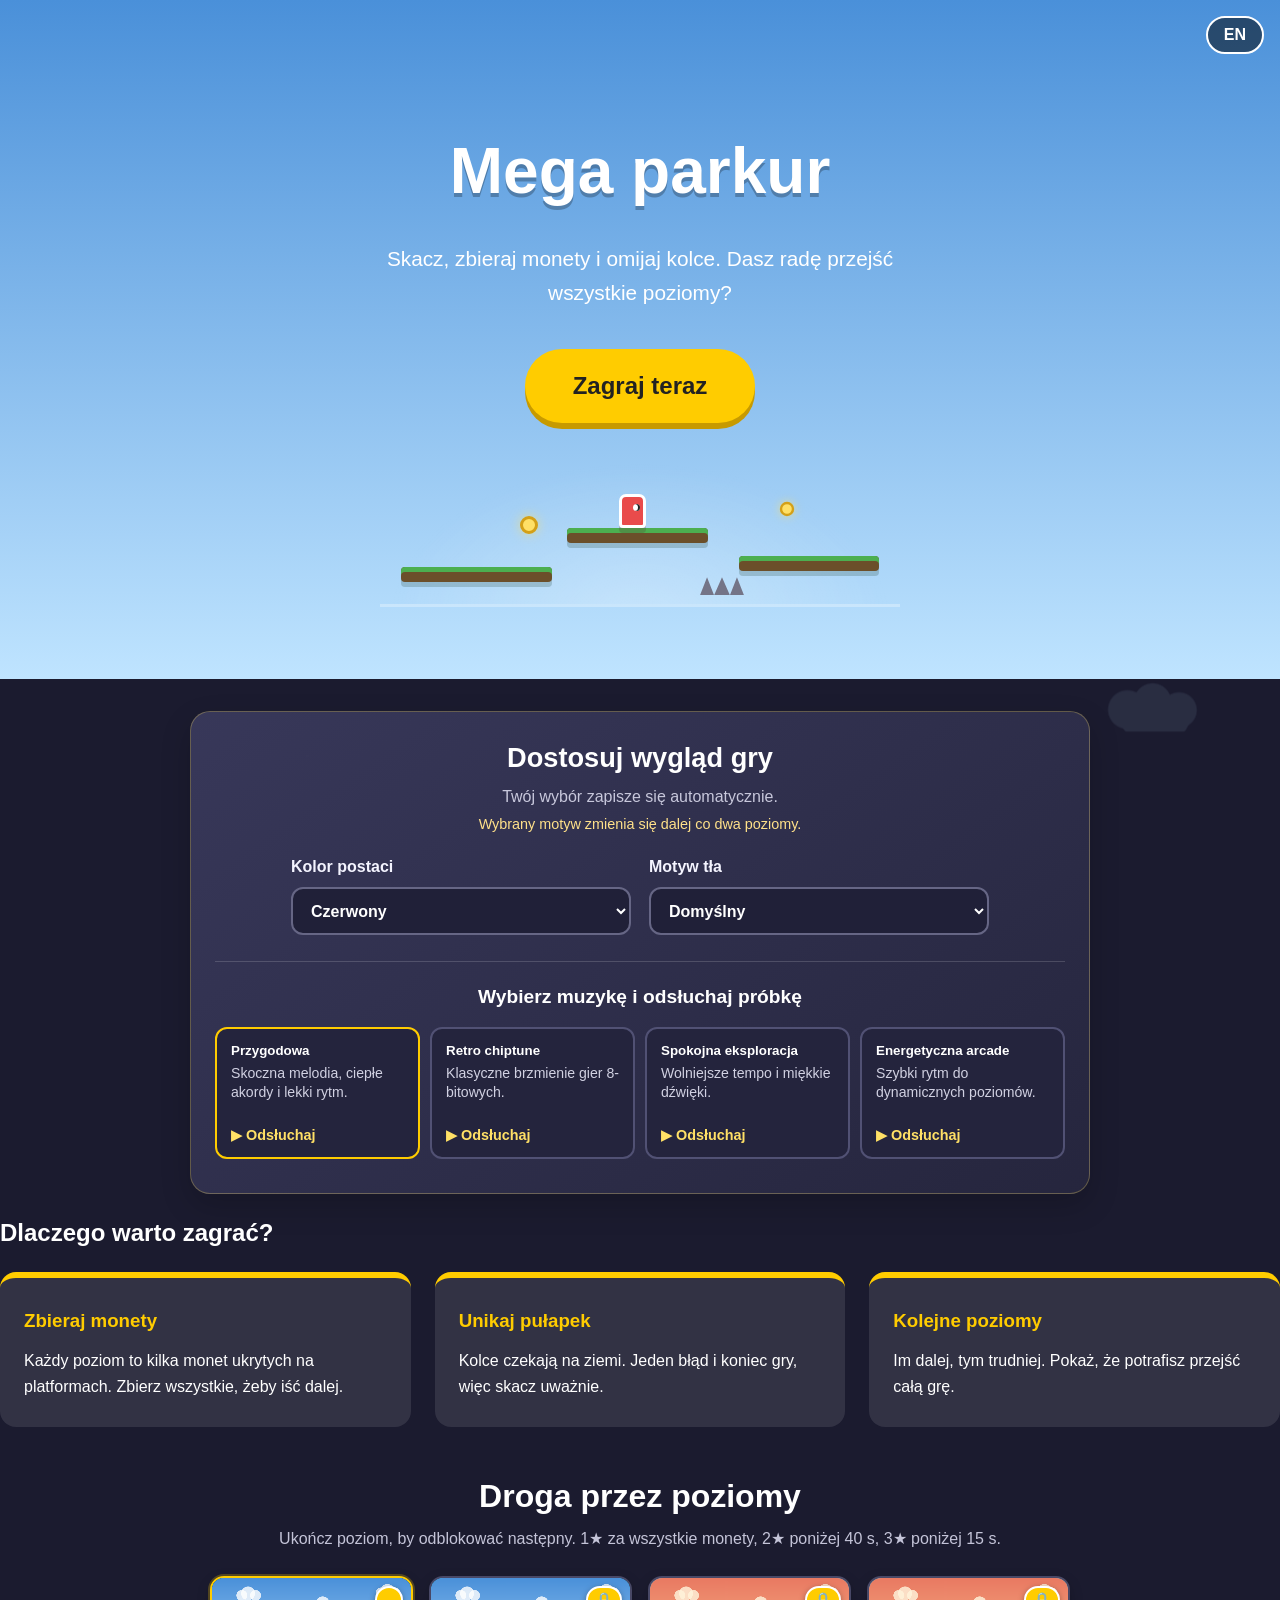
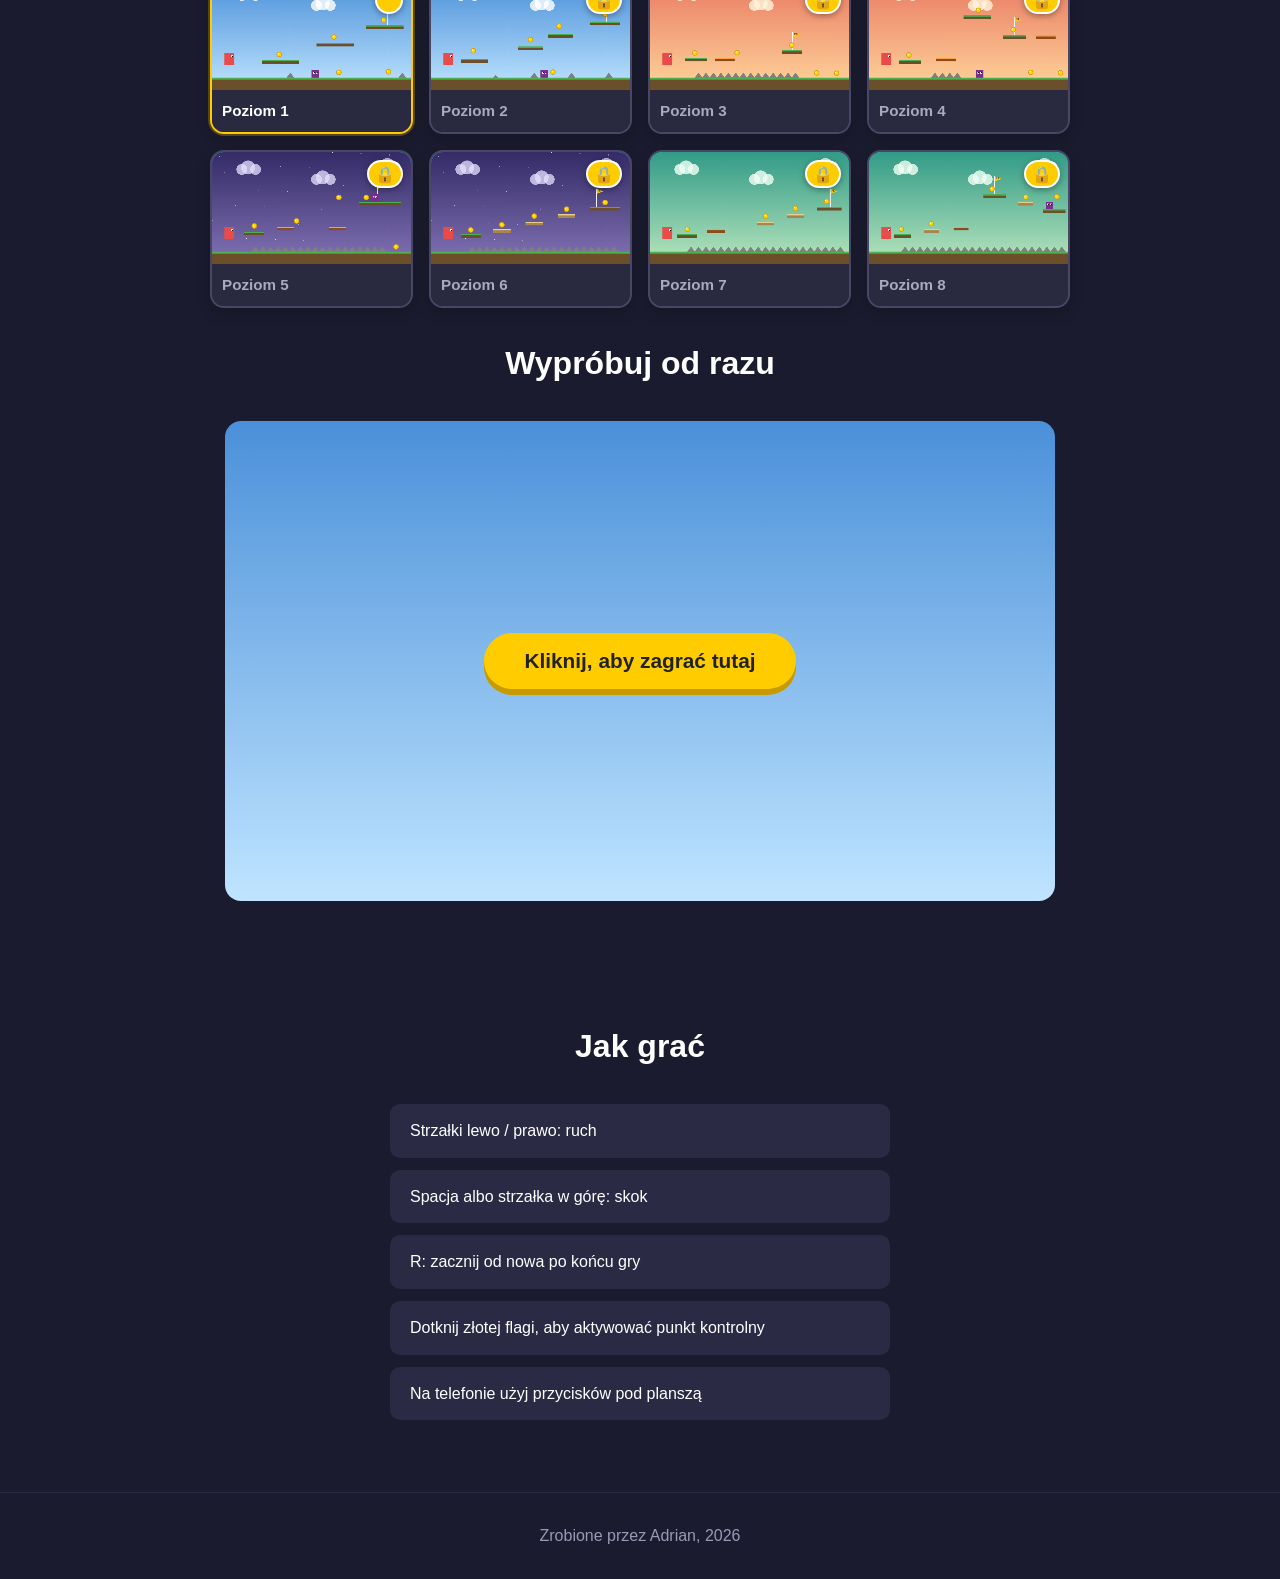
<file: index.html>
<!DOCTYPE html>
<!-- Ustawia język dokumentu na polski; skrypt może go później zmienić. -->
<html lang="pl">
<head>
  <!-- Ustawia kodowanie znaków, poprawne wyświetlanie polskich liter. -->
  <meta charset="UTF-8">
  <!-- Dopasowuje szerokość strony do ekranu telefonu lub komputera. -->
  <meta name="viewport" content="width=device-width, initial-scale=1.0">
  <!-- Ustawia nazwę „Mega parkur” widoczną na karcie przeglądarki. -->
  <title>Mega parkur</title>
  <!-- Ustawia własną ikonę platformówki na karcie przeglądarki. -->
  <link rel="icon" type="image/svg+xml" href="favicon.svg">
  <!-- Wczytuje wygląd strony głównej z osobnego pliku CSS. -->
  <link rel="stylesheet" href="landing.css">
</head>
<body>

  <!-- Przełącza teksty strony między polskim i angielskim. -->
  <button id="lang-button" class="lang-button">EN</button>

  <!-- Główna sekcja powitalna z tytułem i odnośnikiem do gry. -->
  <header class="hero">
    <h1>Mega parkur</h1>     
    <p class="tagline" data-i18n="heroTagline">Skacz, zbieraj monety i omijaj kolce. Dasz radę przejść wszystkie poziomy?</p>
    <a class="play-button" href="game.html?level=1" data-i18n="playButton">Zagraj teraz</a>
    <div class="hero-scene" aria-hidden="true"> <!-- pokazuje ozdobną scenę z elementami gry bez dodawania treści czytnikom ekranu. -->
      <span class="scene-platform scene-platform-one"></span> <!-- lewa platforma rozpoczyna ilustrację parkuru. -->
      <span class="scene-platform scene-platform-two"></span> <!-- środkowa wyższa platforma buduje efekt skakania. -->
      <span class="scene-platform scene-platform-three"></span> <!-- prawa platforma domyka drogę przez ilustrację. -->
      <span class="scene-player"></span> <!-- czerwony bohater nawiązuje do postaci z gry. -->
      <span class="scene-coin scene-coin-one"></span> <!-- pierwsza złota moneta na trasie. -->
      <span class="scene-coin scene-coin-two"></span> <!-- druga moneta podkreśla zbieranie skarbów. -->
      <span class="scene-spikes"></span> <!-- kolce przypominają o przeszkodach w poziomach. -->
    </div> <!-- kończy dekoracyjną ilustrację w nagłówku. -->
  </header>

  <section class="appearance-settings" aria-labelledby="appearance-title"> <!-- pozwala wybrać wygląd postaci i tła przed rozpoczęciem gry. -->
    <h2 id="appearance-title" data-i18n="appearanceTitle">Dostosuj wygląd gry</h2> <!-- nazywa opcje wyglądu dostępne dla gracza. -->
    <p data-i18n="appearanceHint">Twój wybór zapisze się automatycznie.</p> <!-- informuje, że ustawienia pozostaną po odświeżeniu strony. -->
    <p class="appearance-theme-hint" data-i18n="themeHint">Wybrany motyw zmienia się dalej co dwa poziomy.</p> <!-- wyjaśnia, jak własny wybór łączy się ze zmianą tła w grze. -->
    <div class="appearance-options"> <!-- układa wybór koloru i motywu w dwóch czytelnych polach. -->
      <label class="appearance-field" for="player-color"> <!-- łączy opis koloru z listą wyboru postaci. -->
        <span data-i18n="playerColorLabel">Kolor postaci</span> <!-- opisuje pierwszą opcję wyglądu. -->
        <select id="player-color"> <!-- zawiera dostępne kolory bohatera. -->
          <option value="#e94b4b" data-i18n="colorRed">Czerwony</option> <!-- wybiera domyślny czerwony kolor postaci. -->
          <option value="#3988e8" data-i18n="colorBlue">Niebieski</option> <!-- oferuje niebieski kolor postaci. -->
          <option value="#38a86b" data-i18n="colorGreen">Zielony</option> <!-- oferuje zielony kolor postaci. -->
          <option value="#a65be0" data-i18n="colorPurple">Fioletowy</option> <!-- oferuje fioletowy kolor postaci. -->
          <option value="#f08a32" data-i18n="colorOrange">Pomarańczowy</option> <!-- oferuje pomarańczowy kolor postaci. -->
        </select> <!-- kończy listę wyboru koloru bohatera. -->
      </label> <!-- kończy pole wyboru koloru postaci. -->
      <label class="appearance-field" for="background-theme"> <!-- łączy opis motywu z listą wyboru tła. -->
        <span data-i18n="backgroundLabel">Motyw tła</span> <!-- opisuje drugą opcję wyglądu. -->
        <select id="background-theme"> <!-- zawiera dostępne motywy tła dla poziomów. -->
          <option value="0" data-i18n="themeDefault">Domyślny</option> <!-- rozpoczyna rotację od klasycznego niebieskiego nieba. -->
          <option value="1" data-i18n="themeSunset">Zachód słońca</option> <!-- rozpoczyna rotację od ciepłego pomarańczowego nieba. -->
          <option value="2" data-i18n="themeNight">Noc</option> <!-- rozpoczyna rotację od nocnego nieba z gwiazdami. -->
          <option value="3" data-i18n="themeForest">Las</option> <!-- rozpoczyna rotację od zielonego motywu. -->
        </select> <!-- kończy listę wyboru motywu tła. -->
      </label> <!-- kończy pole wyboru motywu tła. -->
    </div> <!-- kończy układ opcji wyglądu gry. -->
    <div class="music-preview" aria-labelledby="music-preview-title"> <!-- pozwala odsłuchać autorskie warianty muzyki przed wyborem podkładu. -->
      <h3 id="music-preview-title" data-i18n="musicPreviewTitle">Wybierz muzykę i odsłuchaj próbkę</h3> <!-- wyjaśnia, że kafelki odtwarzają krótkie próbki. -->
      <div class="music-preview-options" role="group" aria-labelledby="music-preview-title"> <!-- grupuje cztery próbki do porównania. -->
        <button class="music-preview-option" type="button" data-music-style="adventure" aria-pressed="false"> <!-- wybiera i odtwarza przygodowy podkład. -->
          <span class="music-preview-name" data-i18n="musicAdventure">Przygodowa</span> <!-- nazywa melodyczny podkład do parkuru. -->
          <span class="music-preview-description" data-i18n="musicAdventureHint">Skoczna melodia, ciepłe akordy i lekki rytm.</span> <!-- opisuje charakter próbki przygodowej. -->
          <span class="music-preview-action" data-i18n="musicListen">▶ Odsłuchaj</span> <!-- pokazuje, że kliknięcie odtwarza próbkę. -->
        </button> <!-- kończy kafelek muzyki przygodowej. -->
        <button class="music-preview-option" type="button" data-music-style="retro" aria-pressed="false"> <!-- wybiera i odtwarza retro chiptune. -->
          <span class="music-preview-name" data-i18n="musicRetro">Retro chiptune</span> <!-- nazywa pikselowy wariant muzyki. -->
          <span class="music-preview-description" data-i18n="musicRetroHint">Klasyczne brzmienie gier 8-bitowych.</span> <!-- opisuje charakter próbki retro. -->
          <span class="music-preview-action" data-i18n="musicListen">▶ Odsłuchaj</span> <!-- pokazuje, że kliknięcie odtwarza próbkę. -->
        </button> <!-- kończy kafelek muzyki retro. -->
        <button class="music-preview-option" type="button" data-music-style="chill" aria-pressed="false"> <!-- wybiera i odtwarza spokojny wariant. -->
          <span class="music-preview-name" data-i18n="musicChill">Spokojna eksploracja</span> <!-- nazywa łagodny podkład. -->
          <span class="music-preview-description" data-i18n="musicChillHint">Wolniejsze tempo i miękkie dźwięki.</span> <!-- opisuje charakter spokojnej próbki. -->
          <span class="music-preview-action" data-i18n="musicListen">▶ Odsłuchaj</span> <!-- pokazuje, że kliknięcie odtwarza próbkę. -->
        </button> <!-- kończy kafelek spokojnej muzyki. -->
        <button class="music-preview-option" type="button" data-music-style="arcade" aria-pressed="false"> <!-- wybiera i odtwarza szybki wariant arcade. -->
          <span class="music-preview-name" data-i18n="musicArcade">Energetyczna arcade</span> <!-- nazywa najszybszy wariant muzyki. -->
          <span class="music-preview-description" data-i18n="musicArcadeHint">Szybki rytm do dynamicznych poziomów.</span> <!-- opisuje charakter próbki arcade. -->
          <span class="music-preview-action" data-i18n="musicListen">▶ Odsłuchaj</span> <!-- pokazuje, że kliknięcie odtwarza próbkę. -->
        </button> <!-- kończy kafelek muzyki arcade. -->
      </div> <!-- kończy zestaw próbek muzycznych. -->
      <p id="music-preview-status" class="music-preview-status" aria-live="polite"></p> <!-- pokazuje informacje o obsłudze odsłuchu dla czytników ekranu. -->
    </div> <!-- kończy panel odsłuchu muzyki. -->
  </section> <!-- kończy ustawienia wyglądu gry na stronie głównej. -->

  <!-- Karty przedstawiające najważniejsze elementy gry. -->
  <section class="features">
    <h2 data-i18n="featuresTitle">Dlaczego warto zagrać?</h2>
    <div class="cards">
      <div class="card">
        <h3 data-i18n="card1Title">Zbieraj monety</h3>
        <p data-i18n="card1Text">Każdy poziom to kilka monet ukrytych na platformach. Zbierz wszystkie, żeby iść dalej.</p>
      </div>
      <div class="card">
        <h3 data-i18n="card2Title">Unikaj pułapek</h3>
        <p data-i18n="card2Text">Kolce czekają na ziemi. Jeden błąd i koniec gry, więc skacz uważnie.</p>
      </div>
      <div class="card">
        <h3 data-i18n="card3Title">Kolejne poziomy</h3>
        <p data-i18n="card3Text">Im dalej, tym trudniej. Pokaż, że potrafisz przejść całą grę.</p>
      </div>
    </div>
  </section>
  <!-- Mapa pokazuje miniatury, status i wybór dostępnych poziomów. -->
  <section class="level-map" aria-labelledby="level-map-title">
    <h2 id="level-map-title" data-i18n="levelMapTitle">Droga przez poziomy</h2>
    <p class="level-map-hint" data-i18n="levelMapHint">Ukończ poziom, by odblokować następny. 1★ za wszystkie monety, 2★ poniżej 40 s, 3★ poniżej 15 s.</p>
    <div class="level-path" id="level-path" aria-label="Poziomy gry"></div>
  </section>
  <!-- Podgląd pozwala uruchomić wybrany poziom bez opuszczania strony. -->
  <section class="preview">
    <h2 data-i18n="previewTitle">Wypróbuj od razu</h2>
    <div class="preview-frame" id="preview-frame">
      <button class="preview-start" id="preview-start" data-i18n="previewStart">Kliknij, aby zagrać tutaj</button>
    </div>
  </section>
  <!-- Lista sterowania widoczna także dla osób przed rozpoczęciem gry. -->
  <section class="controls">
    <h2 data-i18n="controlsTitle">Jak grać</h2>
    <ul>
      <li data-i18n="control1">Strzałki lewo / prawo: ruch</li>
      <li data-i18n="control2">Spacja albo strzałka w górę: skok</li>
      <li data-i18n="control3">R: zacznij od nowa po końcu gry</li>
      <li data-i18n="control4">Dotknij złotej flagi, aby aktywować punkt kontrolny</li> <!-- objaśnia, jak włączyć checkpoint w trakcie poziomu. -->
      <li data-i18n="control5">Na telefonie użyj przycisków pod planszą</li> <!-- informuje o ekranowym sterowaniu dostępnym w grze na telefonie. -->
    </ul>
  </section>

  <!-- Stopka strony z informacją o autorze. -->
  <footer>
    <p data-i18n="footerText">Zrobione przez Adrian, 2026</p>
  </footer>

  <!-- Obsługa tłumaczeń, mapy poziomów i podglądu gry. -->
  <script src="music.js"></script> <!-- udostępnia wspólne motywy do próbek i właściwej gry. -->
  <script src="landing.js"></script>
</body>
</html>
</file>
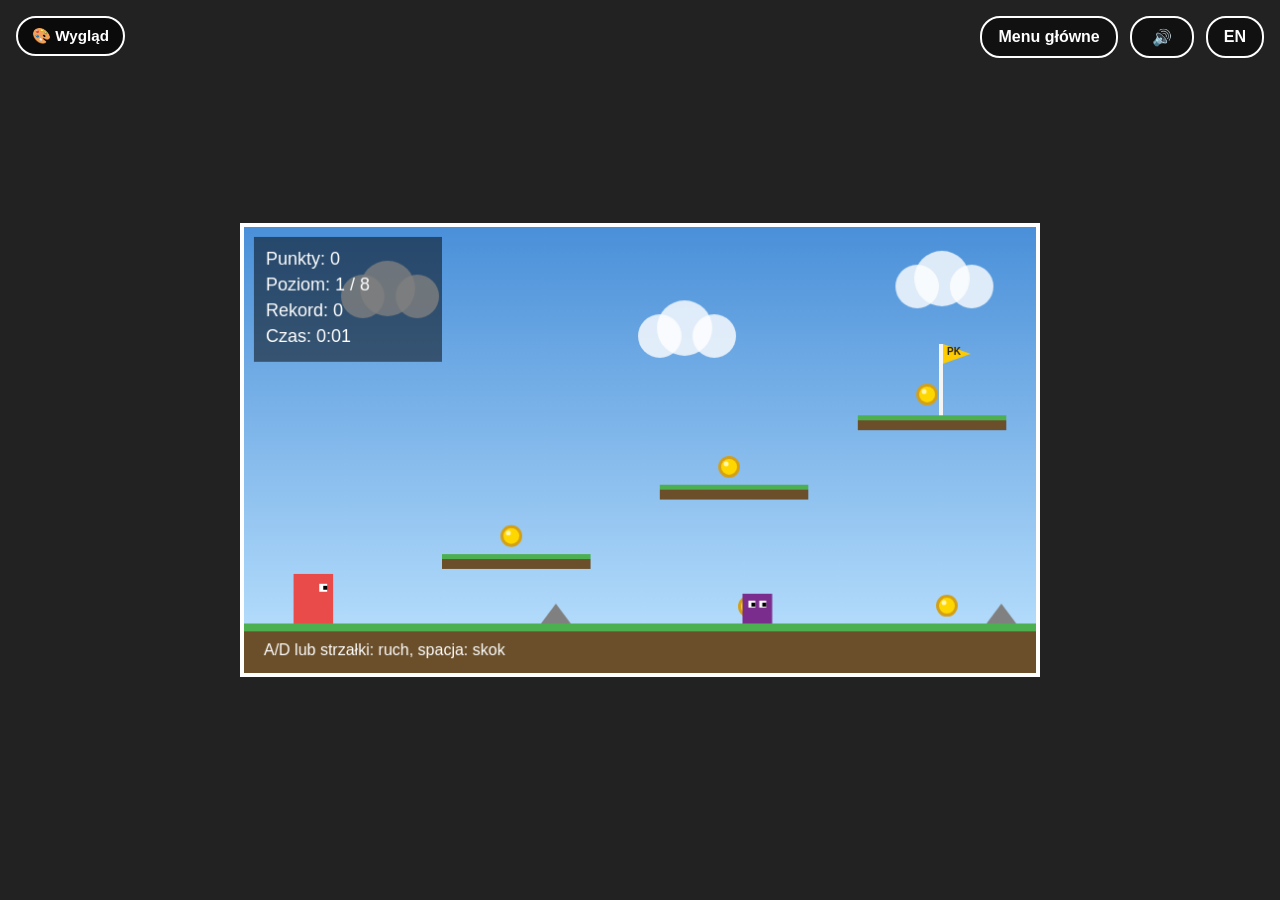
<file: game.html>
<!DOCTYPE html>
<!-- Strona gry; domyślny język to polski. -->
<html lang="pl">
<head>
  <!-- Kodowanie obsługujące polskie znaki. -->
  <meta charset="UTF-8">
  <meta name="viewport" content="width=device-width, initial-scale=1.0"> <!-- dopasowuje stronę gry do szerokości i skali telefonu. -->
  <!-- Ustawia nazwę „Mega parkur” widoczną na karcie przeglądarki. -->
  <title>Mega parkur</title>
  <!-- Ustawia własną ikonę platformówki na karcie przeglądarki. -->
  <link rel="icon" type="image/svg+xml" href="favicon.svg">
  <!-- Style widoku gry oraz miniatur poziomów. -->
  <link rel="stylesheet" href="style.css">
</head>
<body>
  <!-- Udostępnia zmianę wyglądu postaci i tła także podczas gry. -->
  <details id="game-appearance" class="game-appearance">
    <!-- Otwiera panel zmiany wyglądu bez zasłaniania gry, kiedy jest zamknięty. -->
    <summary id="game-appearance-toggle">🎨 Wygląd</summary>
    <!-- Grupuje wybór koloru postaci i motywu tła w małym panelu. -->
    <div class="game-appearance-panel">
      <!-- Łączy podpis z listą kolorów używaną także w menu głównym. -->
      <label for="game-player-color"><span id="game-player-color-label">Kolor postaci</span>
        <!-- Zawiera tę samą paletę kolorów, która jest zapisana w ustawieniach gry. -->
        <select id="game-player-color">
          <option value="#e94b4b">Czerwony</option>
          <option value="#3988e8">Niebieski</option>
          <option value="#38a86b">Zielony</option>
          <option value="#a65be0">Fioletowy</option>
          <option value="#f08a32">Pomarańczowy</option>
        </select>
      </label>
      <!-- Łączy podpis z listą motywów tła dostępnych w grze. -->
      <label for="game-background-theme"><span id="game-background-label">Motyw tła</span>
        <!-- Zawiera te same motywy, które można wybrać na stronie głównej. -->
        <select id="game-background-theme">
          <option value="0">Domyślny</option>
          <option value="1">Zachód słońca</option>
          <option value="2">Noc</option>
          <option value="3">Las</option>
        </select>
      </label>
      <!-- Łączy wybór muzyki z podkładem odtwarzanym podczas rozgrywki. -->
      <label for="game-music-style"><span id="game-music-label">Muzyka</span>
        <!-- Udostępnia te same autorskie style, których próbki można odsłuchać w menu głównym. -->
        <select id="game-music-style">
          <option value="adventure">Przygodowa</option>
          <option value="retro">Retro chiptune</option>
          <option value="chill">Spokojna eksploracja</option>
          <option value="arcade">Energetyczna arcade</option>
        </select>
      </label>
    </div>
  </details>
  <!-- Grupuje menu, dźwięk i język w równym pasku sterującym. -->
  <nav class="game-toolbar" aria-label="Ustawienia gry">
    <!-- target="_top" sprawia, że menu działa również wewnątrz ramki podglądu. -->
    <a id="menu-button" class="menu-button" href="index.html" target="_top">Menu główne</a>
    <!-- Pozwala włączać lub wyciszać muzykę i efekty dźwiękowe gry. -->
    <button id="audio-button" class="audio-button" type="button" aria-label="Wycisz dźwięk">🔊</button>
    <!-- Przycisk zmieniający język napisów w grze. -->
    <button id="lang-button" class="lang-button">EN</button>
  </nav>
  <!-- Płótno 800 x 450 pikseli, na którym JavaScript rysuje grę. -->
  <canvas id="game" width="800" height="450"></canvas>
  <div class="touch-controls" aria-label="Sterowanie dotykowe"> <!-- grupuje przyciski przeznaczone do gry na ekranie dotykowym. -->
    <button id="touch-left" type="button" aria-label="Ruch w lewo">◀</button> <!-- przytrzymanie przesuwa postać w lewo. -->
    <button id="touch-right" type="button" aria-label="Ruch w prawo">▶</button> <!-- przytrzymanie przesuwa postać w prawo. -->
    <button id="touch-jump" type="button" aria-label="Skok">▲</button> <!-- przytrzymanie pozwala wykonywać skoki. -->
  </div> <!-- kończy grupę przycisków dotykowych. -->
  <section id="victory-screen" class="victory-screen" role="dialog" aria-modal="true" aria-labelledby="victory-title" hidden> <!-- pokazuje podsumowanie ukończonego poziomu i dalsze działania. -->
    <div class="victory-card"> <!-- grupuje gratulacje, końcowy wynik i przyciski dalszych działań. -->
      <div class="victory-medal" aria-hidden="true">★</div> <!-- wyróżnia wygraną dużą złotą gwiazdą. -->
      <h1 id="victory-title"></h1> <!-- tytuł wygranej jest uzupełniany w aktualnym języku. -->
      <p id="victory-message"></p> <!-- informuje, że wszystkie poziomy zostały ukończone. -->
      <p id="completion-time" class="completion-stat"></p> <!-- pokazuje czas przejścia właśnie ukończonego poziomu. -->
      <p id="completion-coins" class="completion-stat"></p> <!-- pokazuje zebrane monety w ukończonym poziomie. -->
      <p id="completion-stars" class="completion-stars"></p> <!-- pokazuje gwiazdki zdobyte za monety i szybkość. -->
      <p id="completion-level-score" class="victory-score"></p> <!-- pokazuje punkty zdobyte na ukończonym poziomie. -->
      <p id="victory-score" class="victory-score completion-total" hidden></p> <!-- pokazuje łączny wynik po ukończeniu ostatniego poziomu. -->
      <button id="replay-button" class="victory-button" type="button"></button> <!-- uruchamia następny poziom albo nową grę po finale. -->
      <a id="victory-menu-button" class="victory-menu-button" href="index.html" target="_top"></a> <!-- wraca do menu także wtedy, gdy gra działa w ramce podglądu. -->
    </div> <!-- kończy kartę podsumowania zwycięstwa. -->
  </section> <!-- kończy pełnoekranowe podsumowanie zwycięstwa. -->
  <!-- Wczytuje logikę gry po utworzeniu elementów strony. -->
  <script src="music.js"></script> <!-- udostępnia wspólne motywy muzyczne właściwej grze. -->
  <script src="game.js"></script>
</body>
</html>
</file>
<file: landing.css>
/* Ujednolica sposób liczenia szerokości elementów razem z marginesami i obramowaniem. */
* {
  box-sizing: border-box;
}

/* Główne kolory, krój pisma i odstępy tekstu całej strony. */
body {
  margin: 0;
  font-family: Arial, sans-serif;
  background: #1b1b2f;
  background-image: radial-gradient(circle at 12% 18%, rgba(255, 204, 0, 0.12) 0 6px, transparent 7px), radial-gradient(circle at 12% 18%, transparent 0 9px, rgba(255, 204, 0, 0.12) 10px 11px, transparent 12px), radial-gradient(circle at 88% 29%, rgba(255, 255, 255, 0.2) 0 1px, transparent 2px), radial-gradient(circle at 78% 72%, rgba(255, 255, 255, 0.18) 0 1px, transparent 2px), radial-gradient(circle at 24% 84%, rgba(255, 255, 255, 0.16) 0 1px, transparent 2px); /* dodaje ledwo widoczne monety i gwiazdki w tle strony. */
  background-attachment: fixed; /* utrzymuje ozdobne punkty nieruchomo podczas przewijania. */
  position: relative; /* tworzy kontekst dla dekoracyjnych chmurek umieszczonych pod treścią. */
  isolation: isolate; /* pozwala umieścić ozdoby za treścią bez chowania ich za tłem strony. */
  color: white;
  line-height: 1.6;
}

body::before, /* przypisuje pierwszą chmurkę do wirtualnego elementu przed treścią strony. */
body::after { /* przypisuje drugą chmurkę do wirtualnego elementu za treścią strony. */
  content: ""; /* generuje pusty element używany wyłącznie jako ozdoba. */
  position: fixed; /* pozostawia chmurki na miejscu podczas przewijania. */
  z-index: -1; /* umieszcza chmurki za wszystkimi elementami strony. */
  width: 150px; /* ustala szerokość chmurki. */
  height: 64px; /* ustala wysokość chmurki. */
  opacity: 0.09; /* sprawia, że ozdoba jest delikatna i nie konkuruje z tekstem. */
  pointer-events: none; /* nie pozwala ozdobie przechwytywać kliknięć ani dotyku. */
  background: radial-gradient(ellipse at 50% 78%, #bfe4ff 0 39%, transparent 41%), radial-gradient(circle at 27% 57%, #bfe4ff 0 20%, transparent 22%), radial-gradient(circle at 48% 42%, #bfe4ff 0 26%, transparent 28%), radial-gradient(circle at 70% 58%, #bfe4ff 0 19%, transparent 21%); /* łączy miękkie kształty w sylwetkę chmurki. */
} /* kończy wspólny wygląd chmurek dekoracyjnych. */

body::before { /* umieszcza pierwszą chmurkę przy lewej krawędzi strony. */
  top: 24vh; /* ustawia chmurkę w górnej części widoku. */
  left: max(12px, calc((100vw - 1180px) / 2)); /* utrzymuje chmurkę w widocznym obszarze dużego ekranu. */
} /* kończy pozycjonowanie pierwszej chmurki. */

body::after { /* umieszcza drugą chmurkę po przeciwnej stronie strony. */
  right: max(12px, calc((100vw - 1180px) / 2)); /* zachowuje symetryczny odstęp od prawej krawędzi. */
  bottom: 18vh; /* ustawia chmurkę w dolnej części widoku. */
  transform: scale(0.8); /* zmniejsza drugą chmurkę, aby dekoracje były zróżnicowane. */
} /* kończy pozycjonowanie drugiej chmurki. */

/* Duży nagłówek z tekstem i przyciskiem na niebieskim tle. */
.hero {
  position: relative; /* tworzy niezależny układ dla ilustracji umieszczonej pod przyciskiem startu. */
  overflow: hidden; /* przycina ozdobną scenę na krawędziach nagłówka. */
  text-align: center;
  padding: 120px 20px;
  background: linear-gradient(180deg, #4a90d9, #bfe4ff);
}

/* Grupuje ustawienia koloru bohatera i motywu tła w czytelnym panelu. */
.appearance-settings { /* wyróżnia personalizację między nagłówkiem a opisem gry. */
  width: min(calc(100% - 40px), 900px); /* ogranicza szerokość panelu i zostawia marginesy na małym ekranie. */
  margin: 32px auto 0; /* centruje panel i oddziela go od ilustracji nagłówka. */
  padding: 24px; /* dodaje odstęp wokół ustawień. */
  text-align: center; /* centruje nagłówek i opis panelu. */
  background: linear-gradient(145deg, rgba(57, 57, 91, 0.96), rgba(38, 38, 62, 0.96)); /* nadaje panelowi głębię, pasującą do strony. */
  border: 1px solid rgba(255, 224, 102, 0.28); /* delikatnie obrysowuje sekcję ustawień. */
  border-radius: 20px; /* dopasowuje kształt panelu do kart strony. */
  box-shadow: 0 12px 30px rgba(0, 0, 0, 0.18); /* oddziela panel od dekoracyjnego tła. */
} /* kończy główny panel ustawień wyglądu. */

.appearance-settings h2 { /* ustawia tytuł personalizacji. */
  margin: 0 0 4px; /* ogranicza odstęp tytułu od opisu. */
  font-size: 1.7rem; /* wyróżnia nagłówek sekcji ustawień. */
} /* kończy styl nagłówka ustawień. */

.appearance-settings > p { /* stylizuje krótkie opisy pod tytułem ustawień. */
  margin: 4px 0; /* zachowuje ciasne odstępy między wskazówkami. */
  color: #c8c8dc; /* utrzymuje czytelny, spokojny kontrast tekstu. */
} /* kończy styl opisów ustawień. */

.appearance-theme-hint { /* wyróżnia informację o rotacji motywów podczas gry. */
  margin-bottom: 18px !important; /* oddziela wskazówkę od list wyboru. */
  color: #ffe18a !important; /* dopasowuje wskazówkę do złotych akcentów interfejsu. */
  font-size: 0.9rem; /* pozostawia ją pomocniczą względem głównego opisu. */
} /* kończy wskazówkę o zmianie tła. */

.appearance-options { /* rozmieszcza dwa ustawienia obok siebie na dużym ekranie. */
  display: flex; /* ustawia pola wyboru w jednym rzędzie. */
  justify-content: center; /* centruje parę ustawień w panelu. */
  gap: 18px; /* oddziela wybór koloru od wyboru tła. */
} /* kończy układ pól personalizacji. */

.appearance-field { /* grupuje każdą etykietę z jej listą wyboru. */
  display: flex; /* układa opis nad kontrolką. */
  flex: 1; /* rozdziela dostępne miejsce równo między dwa pola. */
  flex-direction: column; /* umieszcza etykietę nad listą. */
  gap: 7px; /* oddziela etykietę od listy wyboru. */
  max-width: 340px; /* zapobiega nadmiernemu rozciąganiu kontrolek na dużym ekranie. */
  color: #f4f4ff; /* utrzymuje czytelność nazw opcji. */
  font-weight: bold; /* wyróżnia opis nad listą wyboru. */
  text-align: left; /* ułatwia szybkie odczytanie etykiety. */
} /* kończy grupowanie pojedynczej opcji wyglądu. */

.appearance-field select { /* ujednolica wygląd list wyboru dla myszy i dotyku. */
  width: 100%; /* dopasowuje listę do szerokości pola. */
  min-height: 48px; /* zapewnia wygodny cel dotykowy. */
  padding: 10px 14px; /* zachowuje odstęp tekstu od krawędzi kontrolki. */
  color: #fff; /* zapewnia czytelny tekst wybranej opcji. */
  font: bold 1rem Arial, sans-serif; /* dopasowuje tekst do reszty interfejsu. */
  background: #202038; /* odcina kontrolki od jaśniejszego panelu. */
  border: 2px solid #666685; /* wyznacza widoczną krawędź kontrolki. */
  border-radius: 12px; /* dopasowuje listę do zaokrąglonych elementów strony. */
  cursor: pointer; /* wskazuje, że ustawienie można zmienić. */
} /* kończy wygląd list wyboru. */

.appearance-field select:focus-visible { /* podkreśla aktywne pole dla klawiatury i dostępności. */
  outline: 3px solid #ffe066; /* pokazuje wyraźny fokus wokół listy. */
  outline-offset: 2px; /* oddziela obrys fokusu od kontrolki. */
} /* kończy styl fokusu list wyboru. */

/* Rozmieszcza próbki pod ustawieniami wyglądu, aby można je było porównać przed grą. */
.music-preview { /* oddziela wybór muzyki od kolorów postaci i tła. */
  margin-top: 26px; /* dodaje oddech pomiędzy wyglądem gry a próbkami. */
  padding-top: 20px; /* oddziela nagłówek muzyki od górnej krawędzi sekcji. */
  border-top: 1px solid rgba(255, 255, 255, 0.16); /* wizualnie grupuje ustawienia audio. */
} /* kończy sekcję próbek muzycznych. */

.music-preview h3 { /* nadaje nagłówkowi próbek czytelny, ale pomocniczy rozmiar. */
  margin: 0 0 14px; /* oddziela nagłówek od kafelków próbek. */
  font-size: 1.2rem; /* wyróżnia wybór muzyki bez rywalizacji z nagłówkiem całej sekcji. */
} /* kończy nagłówek próbek. */

.music-preview-options { /* układa cztery niezależne warianty do odsłuchania. */
  display: grid; /* tworzy siatkę, która dopasowuje liczbę kolumn do ekranu. */
  grid-template-columns: repeat(auto-fit, minmax(150px, 1fr)); /* pokazuje tyle próbek w rzędzie, ile mieści się w panelu. */
  gap: 10px; /* utrzymuje odstęp między klikalnymi próbkami. */
} /* kończy siatkę próbek muzycznych. */

.music-preview-option { /* tworzy czytelny, klikalny kafelek dla każdego stylu. */
  display: flex; /* układa nazwę, opis i akcję w osobnych wierszach. */
  flex-direction: column; /* ustawia treści jedna pod drugą. */
  align-items: flex-start; /* wyrównuje opisy do lewej krawędzi. */
  gap: 6px; /* oddziela nazwę, opis i informację o odsłuchu. */
  min-height: 132px; /* utrzymuje równą wysokość wszystkich próbek. */
  padding: 14px; /* tworzy wygodny obszar dotyku. */
  color: #fff; /* zapewnia kontrast tekstu na ciemnym kafelku. */
  text-align: left; /* ułatwia szybkie skanowanie opisów. */
  background: #24243d; /* odróżnia próbki od tła panelu. */
  border: 2px solid #515174; /* wyznacza krawędź kafelka. */
  border-radius: 12px; /* dopasowuje kształt do pozostałych kart. */
  cursor: pointer; /* wskazuje, że kafelek odtwarza i wybiera muzykę. */
  transition: border-color 0.18s ease, background-color 0.18s ease, transform 0.18s ease; /* daje delikatną informację zwrotną. */
} /* kończy wygląd kafelków muzycznych. */

.music-preview-option:hover { /* podkreśla kafelek znajdujący się pod kursorem. */
  background: #30304d; /* rozjaśnia tło po najechaniu. */
  transform: translateY(-2px); /* subtelnie unosi aktywny kafelek. */
} /* kończy efekt najechania. */

.music-preview-option.selected { /* oznacza muzykę zapisaną jako wybrany podkład gry. */
  border-color: #ffcc00; /* wyróżnia aktualnie wybrany styl złotą ramką. */
} /* kończy zaznaczenie wybranego podkładu. */

.music-preview-name { /* wyróżnia nazwę stylu na kafelku. */
  font-weight: bold; /* pomaga odróżnić tytuł od opisu. */
} /* kończy styl nazwy muzyki. */

.music-preview-description { /* utrzymuje krótki opis czytelny pod nazwą. */
  flex: 1; /* wyrównuje akcje odsłuchu do dołu kafelków. */
  color: #d1d1e2; /* pokazuje opis spokojniejszym kolorem. */
  font-size: 0.88rem; /* mieści opisy w wąskich kolumnach. */
  line-height: 1.4; /* zachowuje wygodną wysokość wiersza. */
} /* kończy styl opisu próbki. */

.music-preview-action { /* podkreśla akcję odsłuchu w każdym kafelku. */
  color: #ffe066; /* stosuje złoty kolor spójny z zaznaczeniem poziomów. */
  font-size: 0.9rem; /* zachowuje akcję pomocniczą względem tytułu. */
  font-weight: bold; /* wyróżnia odtwarzanie próbki. */
} /* kończy styl akcji odsłuchu. */

.music-preview-status { /* rezerwuje miejsce na dostępny dla czytnika komunikat audio. */
  margin: 10px 0 0; /* oddziela komunikat od kafelków próbek. */
  color: #ffe18a; /* utrzymuje widoczność informacji o obsłudze dźwięku. */
  font-size: 0.9rem; /* zachowuje pomocniczy charakter komunikatu. */
} /* kończy styl komunikatu próbek. */

.music-preview-option:focus-visible { /* pokazuje wyraźny fokus przy sterowaniu klawiaturą. */
  outline: 3px solid #fff; /* obrysowuje aktywny kafelek. */
  outline-offset: 2px; /* oddziela obrys od krawędzi kafelka. */
} /* kończy styl fokusu próbek. */

/* Rysuje mały podgląd kolorowych elementów gry pod przyciskiem startu. */
.hero-scene { /* wyznacza obszar ilustracji, aby elementy pozostały w jednej scenie. */
  position: relative; /* pozwala ustawiać platformy, postać i monety względem sceny. */
  width: min(100%, 520px); /* ogranicza szerokość ilustracji, ale dopasowuje ją do telefonu. */
  height: 150px; /* rezerwuje miejsce na trzy poziomy platform i unoszącą się postać. */
  margin: 34px auto -48px; /* centruje ilustrację i ogranicza pustą przestrzeń pod nagłówkiem. */
  border-bottom: 3px solid rgba(255, 255, 255, 0.3); /* podkreśla dolną krawędź planszy. */
  background: radial-gradient(ellipse at 50% 110%, rgba(255, 255, 255, 0.26), transparent 68%); /* dodaje miękką poświatę za elementami ilustracji. */
} /* kończy obszar sceny dekoracyjnej. */

/* Rysuje brązowe platformy z zieloną trawą na górnej krawędzi. */
.scene-platform { /* wspólny kształt platform widocznych w ilustracji. */
  position: absolute; /* umieszcza platformę w wybranym miejscu sceny. */
  height: 15px; /* nadaje platformie proporcje podobne do tych w grze. */
  border-radius: 4px; /* łagodzi narożniki pikselowych platform. */
  background: #6b4f2a; /* koloruje korpus platformy na brązowo. */
  box-shadow: inset 0 5px 0 #4caf50, 0 5px 0 rgba(32, 70, 58, 0.22); /* dodaje zieloną trawę i lekki cień. */
} /* kończy wspólny wygląd platform w ilustracji. */

.scene-platform-one { /* pozycjonuje pierwszą platformę po lewej stronie sceny. */
  left: 4%; /* zostawia niewielki margines przy brzegu ilustracji. */
  bottom: 22px; /* umieszcza ją najniżej, jako początek parkuru. */
  width: 29%; /* dobiera długość platformy do szerokości sceny. */
} /* kończy pozycjonowanie lewej platformy. */

.scene-platform-two { /* unosi środkową platformę ponad trasą. */
  left: 36%; /* ustawia ją za lewą platformą. */
  bottom: 61px; /* tworzy widoczny stopień do przeskoczenia. */
  width: 27%; /* zapewnia miejsce na monetę i lądowanie postaci. */
} /* kończy pozycjonowanie środkowej platformy. */

.scene-platform-three { /* umieszcza końcową platformę po prawej stronie. */
  right: 4%; /* zachowuje odstęp od krawędzi ilustracji. */
  bottom: 33px; /* ustawia ją pomiędzy wysokością lewej i środkowej platformy. */
  width: 27%; /* domyka miniaturową trasę parkuru. */
} /* kończy pozycjonowanie prawej platformy. */

/* Pokazuje czerwonego bohatera przeskakującego między platformami. */
.scene-player { /* nadaje postaci czytelny, prosty kształt. */
  position: absolute; /* umożliwia umieszczenie bohatera nad platformą. */
  z-index: 1; /* rysuje postać przed elementami tła sceny. */
  left: 46%; /* ustawia bohatera nad środkową platformą. */
  bottom: 76px; /* unosi postać tak, jakby skakała po trasie. */
  width: 27px; /* ustala szerokość czerwonej postaci. */
  height: 34px; /* ustala wysokość czerwonej postaci. */
  border: 3px solid #fff; /* dodaje jasny obrys widoczny na niebieskim tle. */
  border-radius: 7px 7px 4px 4px; /* nadaje postaci rozpoznawalny, miękki kształt. */
  background: var(--player-color, #e94b4b); /* dopasowuje kolor ilustracji do wyboru bohatera w ustawieniach. */
  box-shadow: 0 5px 0 rgba(90, 40, 40, 0.22); /* dodaje lekki cień pod postacią. */
  animation: hero-hop 1.8s ease-in-out infinite; /* delikatnie podskakuje, aby scena wyglądała na żywą. */
} /* kończy wygląd głównego bohatera ilustracji. */

.scene-player::after { /* dodaje białe oko, by nawiązać do postaci w grze. */
  content: ""; /* tworzy mały element oka wewnątrz postaci. */
  position: absolute; /* ustawia oko względem czerwonego ciała. */
  top: 7px; /* umieszcza oko w górnej części głowy. */
  right: 3px; /* kieruje wzrok bohatera w prawo. */
  width: 7px; /* ustala szerokość białka oka. */
  height: 7px; /* ustala wysokość białka oka. */
  border-radius: 50%; /* zamienia białko w małe okrągłe oko. */
  background: #fff; /* zapewnia widoczny kontrast oka. */
  box-shadow: inset -2px 0 #222; /* dodaje ciemną źrenicę patrzącą w prawo. */
} /* kończy rysowanie oka bohatera. */

/* Rysuje złote monety na wysokości skoku. */
.scene-coin { /* wspólny kształt kolekcjonowanych monet. */
  position: absolute; /* umieszcza monetę nad wybraną platformą. */
  width: 18px; /* nadaje mały rozmiar pasujący do miniaturowej sceny. */
  height: 18px; /* zachowuje okrągły kształt monety. */
  border: 3px solid #d4a017; /* tworzy ciemniejszą, złotą krawędź. */
  border-radius: 50%; /* zamienia monetę w okrąg. */
  background: #ffe066; /* wypełnia środek jasnym złotym kolorem. */
  box-shadow: 0 0 12px rgba(255, 224, 102, 0.65); /* dodaje subtelną poświatę zbieranej monety. */
} /* kończy wspólny wygląd monet w ilustracji. */

.scene-coin-one { /* umieszcza monetę nad lewą częścią trasy. */
  left: 27%; /* ustawia ją przed środkową platformą. */
  bottom: 70px; /* zawiesza ją nad pierwszym skokiem. */
} /* kończy pozycjonowanie pierwszej monety. */

.scene-coin-two { /* umieszcza monetę w dalszej części parkuru. */
  right: 20%; /* ustawia ją nad prawą stroną sceny. */
  bottom: 86px; /* daje jej inną wysokość dla urozmaicenia ilustracji. */
  transform: scale(0.8); /* odróżnia wielkość drugiej monety od pierwszej. */
} /* kończy pozycjonowanie drugiej monety. */

/* Rysuje niewielkie kolce jako przypomnienie o przeszkodach. */
.scene-spikes { /* tworzy rząd trójkątnych kolców na dole sceny. */
  position: absolute; /* umieszcza przeszkodę przy dolnej platformie. */
  right: 30%; /* zostawia miejsce przed kolcami na bezpieczne lądowanie. */
  bottom: 9px; /* ustawia podstawę kolców przy dolnej krawędzi sceny. */
  width: 44px; /* rozciąga kolce na krótki odcinek trasy. */
  height: 18px; /* nadaje kolcom niski, czytelny kształt. */
  background: #747487; /* odróżnia przeszkodę od zielonych platform. */
  clip-path: polygon(0 100%, 16% 0, 32% 100%, 50% 0, 68% 100%, 84% 0, 100% 100%); /* wycina z tła trzy trójkątne kolce. */
} /* kończy wygląd kolców w ilustracji. */

@keyframes hero-hop { /* definiuje spokojny ruch podskakującego bohatera. */
  0%, 100% { transform: translateY(0); } /* zaczyna i kończy animację w pozycji wyjściowej. */
  50% { transform: translateY(-12px); } /* unosi postać w połowie skoku. */
} /* kończy animację podskoku bohatera. */

/* Główny tytuł strony. */
.hero h1 {
  font-size: 4rem;
  margin: 0 0 20px;
  text-shadow: 0 4px 0 rgba(0, 0, 0, 0.25);
}

/* Tekst pod tytułem ograniczony szerokością dla wygodnego czytania. */
.tagline {
  font-size: 1.3rem;
  max-width: 600px;
  margin: 0 auto 40px;
}

/* Główny link do gry stylizowany na duży przycisk. */
.play-button {
  display: inline-block;
  padding: 18px 48px;
  background: #ffcc00;
  color: #222;
  font-size: 1.5rem;
  font-weight: bold;
  text-decoration: none;
  border-radius: 50px;
  box-shadow: 0 6px 0 #c79a00;
}

/* Jaśniejszy kolor przycisku po najechaniu kursorem. */
.play-button:hover {
  background: #ffe066;
}
/* Przycisk zmiany języka pozostaje w rogu podczas przewijania strony. */
.lang-button {
  position: fixed;
  top: 16px;
  right: 16px;
  z-index: 10;
  padding: 8px 16px;
  background: rgba(0, 0, 0, 0.5);
  color: white;
  font-size: 1rem;
  font-weight: bold;
  border: 2px solid white;
  border-radius: 20px;
  cursor: pointer;
}

/* Przy najechaniu przycisk języka staje się ciemniejszy. */
.lang-button:hover {
  background: rgba(0, 0, 0, 0.75);
}
/* Wspólna szerokość i centrowanie dla sekcji .futures oraz .controls. */
.futures,
.controls {
  max-width: 1000px;
  margin: 0 auto;
  padding: 60px 20px;
  text-align: center;
}

/* Nagłówki sekcji z kartami i sterowaniem. */
.futures h2,
.controls h2 {
  font-size: 2rem;
  margin: 0 0 32px;
}

/* Układa karty obok siebie i dodaje między nimi odstęp. */
.cards {
  display: flex;
  gap: 24px;
}

/* Wygląd pojedynczej karty informacyjnej. */
.card {
  flex: 1;
  background: rgba(255, 255, 255, 0.1);
  padding: 28px 24px;
  border-radius: 16px;
  border-top: 6px solid #ffcc00;
}

/* Żółty tytuł wyróżniający kartę. */
.card h3 {
  margin: 0 0 12px;
  color: #ffcc00;
}

/* Usuwa domyślny margines akapitu w karcie. */
.card p {
  margin: 0;
}

/* Instrukcje bez punktorów, wyśrodkowane jako blok tekstu. */
.controls ul {
  list-style: none;
  padding: 0;
  margin: 0 auto;
  max-width: 500px;
  text-align: left;
}

/* Każda instrukcja ma własne tło, zaokrąglenie i odstęp. */
.controls li {
  background: #2a2a45;
  padding: 14px 20px;
  border-radius: 10px;
  margin-bottom: 12px;
}

/* Stopka z wyciszonym tekstem i linią oddzielającą ją od treści. */
footer {
  text-align: center;
  padding: 30px 20px;
  color: #9a9ab5;
  border-top: 1px solid #2a2a45;
}

/* Usuwa domyślny odstęp akapitu stopki. */
footer p {
  margin: 0;
}
/* Sekcja podglądu gry z ograniczoną szerokością i odstępem od dołu. */
.preview {
  max-width: 900px;
  margin: 0 auto;
  padding: 0 20px 60px;
  text-align: center;
}

/* Mapa poziomów z nagłówkiem, wskazówką i siatką kart. */
.level-map {
  max-width: 900px;
  margin: 0 auto;
  padding: 44px 20px 30px;
  text-align: center;
}

/* Tytuł mapy poziomów. */
.level-map h2 {
  margin: 0 0 4px;
  font-size: 2rem;
}

/* Krótka informacja, jak odblokować kolejne poziomy. */
.level-map-hint {
  margin: 0 0 24px;
  color: #c4c4d8;
}

/* Cztery kolumny kafelków na szerokich ekranach. */
.level-path {
  display: grid;
  grid-template-columns: repeat(4, minmax(0, 1fr));
  gap: 16px;
  max-width: 860px;
  margin: 0 auto;
}

/* Pojedyncza karta miniatury, z obramowaniem i cieniem. */
.level-card {
  position: relative;
  min-width: 0;
  overflow: hidden;
  color: white;
  background: #292940;
  border: 2px solid #484866;
  border-radius: 14px;
  box-shadow: 0 5px 14px rgba(0, 0, 0, 0.2);
  transition: transform 0.2s ease, border-color 0.2s ease;
}

/* Żółta ramka wskazuje poziom aktualnie wybrany przez gracza. */
.level-card.selected {
  border-color: #ffcc00;
  box-shadow: 0 0 0 2px rgba(255, 204, 0, 0.25), 0 5px 14px rgba(0, 0, 0, 0.2);
}

/* Zielona ramka oznacza poziom już ukończony. */
.level-card.completed {
  border-color: #36a269;
}

/* Miniatura zachowuje proporcje ekranu gry i nie przechwytuje kliknięć. */
.level-thumbnail-frame {
  display: block;
  width: 100%;
  aspect-ratio: 16 / 9;
  border: 0;
  pointer-events: none;
  background: #342b67;
}

/* Status poziomu jest nakładką w prawym górnym rogu miniatury. */
.level-status {
  position: absolute;
  top: 8px;
  right: 8px;
  display: grid;
  place-items: center;
  min-width: 28px;
  height: 28px;
  padding: 0 6px;
  color: #222;
  font-size: 1rem;
  font-weight: bold;
  background: #ffcc00;
  border: 2px solid white;
  border-radius: 16px;
  box-shadow: 0 2px 6px rgba(0, 0, 0, 0.35);
}

/* Zielony znacznik wskazuje ukończony poziom. */
.level-card.completed .level-status {
  color: white;
  background: #36a269;
}

/* Przycisk pod miniaturą wybiera poziom i rozciąga się na całą kartę. */
.level-node {
  display: block;
  width: 100%;
  min-height: 42px; /* zachowuje wygodną wysokość przycisku, nawet gdy nie ma statystyk. */
  padding: 8px 10px;
  color: white;
  font: bold 0.95rem Arial, sans-serif; /* ustawia czytelną, pogrubioną czcionkę nazwy poziomu. */
  text-align: left;
  background: #292940;
  border: 0;
  cursor: pointer;
}

/* Nazwa poziomu zajmuje osobny wiersz nad jego wynikami. */
.level-name { /* wybiera pierwszy wiersz w przycisku poziomu. */
  display: block; /* łamie nazwę do nowego wiersza. */
}

/* Szczegóły ukończenia są mniejsze od nazwy, ale nadal czytelne. */
.level-details { /* wybiera wiersz z monetami i rekordem. */
  display: block; /* umieszcza statystyki pod nazwą poziomu. */
  margin-top: 5px; /* oddziela statystyki od tytułu poziomu. */
  padding: 5px 7px; /* tworzy wyraźny obszar wokół wyników. */
  color: #ffdf70; /* wyróżnia wyniki ciepłym, kontrastowym kolorem. */
  background: #1d1d30; /* odcina wyniki od tła przycisku. */
  border-radius: 6px; /* zaokrągla tło wyników. */
  font-size: 0.8rem; /* powiększa statystyki, aby były czytelne na kafelku. */
  line-height: 1.5; /* rozdziela wiersz monet od wiersza rekordu. */
  font-weight: normal; /* odróżnia szczegóły od pogrubionej nazwy poziomu. */
  white-space: pre-line; /* zamienia znak nowej linii tekstu w widoczny podział wiersza. */
}

.level-details:empty { /* dopasowuje pusty wiersz szczegółów na poziomach bez wyników. */
  display: none; /* usuwa pustą belkę z kafelków nieukończonych poziomów. */
}

/* Przyciski zablokowanych poziomów są przygaszone i nie sugerują kliknięcia. */
.level-node:disabled {
  color: #aaaabd;
  cursor: not-allowed;
}

/* Podświetlenie dostępnego przycisku po najechaniu kursorem. */
.level-node:not(:disabled):hover {
  background: #383853;
}

/* Widoczna ramka informuje o fokusu klawiatury dla dostępności. */
.level-node:focus-visible {
  position: relative;
  z-index: 1;
  outline: 3px solid white;
  outline-offset: -4px;
}

/* Dostępna karta lekko unosi się po najechaniu kursorem. */
.level-card:not(.locked):hover {
  transform: translateY(-3px);
}

/* Nagłówek bezpośrednio nad podglądem gry. */
.preview h2 {
  font-size: 2rem;
  margin: 0 0 32px;
}

/* Ramka podglądu dopasowuje się do szerokości i zachowuje proporcje gry. */
.preview-frame {
  width: 100%;
  max-width: 830px;
  aspect-ratio: 830 / 480;
  margin: 0 auto;
  background: linear-gradient(180deg, #4a90d9, #bfe4ff);
  border-radius: 16px;
  overflow: hidden;
  display: flex;
  align-items: center;
  justify-content: center;
}

/* Gra w ramce wypełnia całe miejsce bez własnego obramowania. */
.preview-frame iframe {
  width: 100%;
  height: 100%;
  border: 0;
}

/* Przycisk tworzy grę w ramce dopiero po kliknięciu. */
.preview-start {
  padding: 16px 40px;
  background: #ffcc00;
  color: #222;
  font-size: 1.3rem;
  font-weight: bold;
  border: 0;
  border-radius: 50px;
  box-shadow: 0 6px 0 #c79a00;
  cursor: pointer;
}

/* Zmienia kolor przycisku podglądu po najechaniu kursorem. */
.preview-start:hover {
  background: #ffe066;
}
/* Animacja wjazdu elementu od dołu z zanikania. */
@keyframes fade-up {
  from {
    opacity: 0;
    transform: translateY(30px);
  }
  to {
    opacity: 1;
    transform: none;
  }
}

/* Animacja delikatnego powiększania głównego przycisku. */
@keyframes pulse {
  0%, 100% {
    transform: scale(1);
  }
  50% {
    transform: scale(1.06);
  }
}

/* Tytuł pojawia się płynnie po załadowaniu strony. */
.hero h1 {
  animation: fade-up 0.8s ease-out both;
}

/* Opóźnia pojawienie się krótkiego opisu za tytułem. */
.tagline {
  animation: fade-up 0.8s ease-out 0.2s both;
}

/* Przycisk wjeżdża później i pulsuje, by zwrócić uwagę. */
.play-button {
  animation: fade-up 0.8s ease-out 0.4s both, pulse 2s ease-in-out 1.4s infinite;
}

/* Po najechaniu wyłącza pulsowanie, żeby przycisk nie poruszał się pod kursorem. */
.play-button:hover {
  animation: none;
}
/* Elementy czekają niewidoczne, dopóki nie zostaną pokazane przez obserwator. */
.reveal {
  opacity: 0;
  transform: translateY(40px);
  transition: opacity 0.6s ease-out, transform 0.6s ease-out;
}

/* Klasa dodawana po przewinięciu przywraca widoczność elementu. */
.reveal.visible {
  opacity: 1;
  transform: none;
}
/* Układ strony dla telefonów i wąskich okien przeglądarki. */
@media (max-width: 700px) {
  body::before, /* wskazuje pierwszą chmurkę do osłabienia na telefonie. */
  body::after { /* wskazuje drugą chmurkę do osłabienia na telefonie. */
    opacity: 0.055; /* zachowuje klimat dekoracji, lecz daje pierwszeństwo treści mobilnej. */
  } /* kończy mobilne osłabienie dekoracyjnych chmurek. */

  /* Zmniejsza puste miejsce wokół nagłówka na małym ekranie. */
  .hero {
    padding: 80px 20px;
  }

  /* Tytuł nie powinien zajmować całej szerokości telefonu. */
  .hero h1 {
    font-size: 2.5rem;
  }

  .appearance-settings { /* zmniejsza panel opcji wyglądu na telefonie. */
    width: calc(100% - 24px); /* zostawia bezpieczne marginesy po bokach wąskiego ekranu. */
    margin-top: 24px; /* ogranicza przerwę pod nagłówkiem. */
    padding: 20px 16px; /* mieści opcje bez nadmiernego zajmowania miejsca. */
  } /* kończy mobilny wygląd panelu personalizacji. */

  .appearance-settings h2 { /* dopasowuje tytuł ustawień do małego ekranu. */
    font-size: 1.45rem; /* zapobiega zbyt szerokiemu nagłówkowi na telefonie. */
  } /* kończy mobilny rozmiar tytułu ustawień. */

  .appearance-options { /* układa kontrolki jedna pod drugą na telefonie. */
    flex-direction: column; /* daje każdemu wyborowi pełny wiersz. */
    gap: 12px; /* oddziela listę koloru od listy tła. */
  } /* kończy mobilny układ list wyboru. */

  .appearance-field { /* pozwala kontrolkom wypełnić szerokość panelu mobilnego. */
    max-width: none; /* usuwa limit szerokości stosowany na komputerze. */
  } /* kończy mobilne dopasowanie pól ustawień. */

  /* Zmniejsza tekst opisu, by mieścił się na wąskim ekranie. */
  .tagline {
    font-size: 1.1rem;
  }

  /* Zmniejsza marginesy mapy na telefonach. */
  .level-map {
    padding: 32px 12px 24px;
  }

  /* Dopasowuje tytuł mapy do węższego ekranu. */
  .level-map h2 {
    font-size: 1.7rem;
  }

  /* Pokazuje po dwie karty w wierszu zamiast czterech. */
  .level-path {
    grid-template-columns: repeat(2, minmax(0, 1fr));
    gap: 12px;
  }

  .level-node { /* zwiększa pole dotyku przy wyborze poziomu na telefonie. */
    min-height: 48px; /* zapewnia przyciskowi wygodny rozmiar także dla palca. */
    padding: 10px 8px; /* zachowuje odstęp tekstu od krawędzi wąskiej karty. */
  } /* kończy mobilne dopasowanie przycisków poziomów. */

  .level-details { /* dopasowuje dłuższe wyniki do wąskich miniatur. */
    font-size: 0.72rem; /* utrzymuje statystyki w obrębie kafelka na małym ekranie. */
  } /* kończy mobilne dopasowanie statystyk poziomu. */

  .controls { /* zmniejsza boczne marginesy sekcji instrukcji. */
    padding: 44px 16px; /* daje więcej miejsca na tekst przy szerokości telefonu. */
  } /* kończy mobilne odstępy sekcji instrukcji. */

  .controls li { /* poprawia czytelność instrukcji na wąskim ekranie. */
    padding: 14px 16px; /* zachowuje wygodny obszar tekstu w każdym wierszu. */
    overflow-wrap: anywhere; /* łamie długie słowa, zamiast rozszerzać stronę w bok. */
  } /* kończy mobilne dopasowanie wierszy instrukcji. */

  /* Zmniejsza przycisk gry, aby dobrze mieścił się na telefonie. */
  .play-button {
    font-size: 1.25rem;
    padding: 16px 36px;
  }

  /* Układa karty informacyjne jedna pod drugą zamiast obok siebie. */
  .cards {
    flex-direction: column;
  }
  /* Na telefonach ukrywa duży podgląd, aby oszczędzić miejsce. */
    .preview {
    display: none;
  }
}
/* Szanuje ustawienie systemowe ograniczające animacje. */
@media (prefers-reduced-motion: reduce) {
  /* Wyłącza animacje i przejścia dla osób, które wolą mniej ruchu. */
  * {
    animation: none !important;
    transition: none !important;
  }

  /* Nie ukrywa elementów, które normalnie czekają na animację wejścia. */
  .reveal {
    opacity: 1;
    transform: none;
  }
}
</file>
<file: style.css>
/* Centruje płótno gry w oknie i ustawia ciemne tło dookoła. */
body {
  margin: 0;
  background: #222;
  display: flex;
  flex-direction: column; /* układa planszę i przyciski dotykowe jeden pod drugim. */
  justify-content: center;
  align-items: center;
  min-height: 100vh;
}

/* Stały rozmiar logiczny gry z jasną ramką. */
canvas {
  box-sizing: border-box; /* wlicza ramkę wymiary wyświetlanej planszy. */
  display: block; /* usuwa wolną przestrzeń tekstową pod płótnem. */
  width: min(100%, 800px); /* skaluje planszę do szerokości kontenera, nie powiększając jej ponad oryginał. */
  height: auto; /* zachowuje proporcje planszy podczas zmniejszania. */
  background: #48d4ff;  /* niebo */
  border: 4px solid #fff;
}

/* Ukrywa przyciski dotykowe na standardowych ekranach komputerów. */
.touch-controls { /* domyślnie ukrywa przyciski dotykowe na komputerze. */
  display: none; /* pokazuje ekranowe sterowanie dopiero na urządzeniach mobilnych. */
} /* kończy domyślne ukrycie sterowania dotykowego. */

/* W miniaturze usuwa przewijanie i rozciąga stronę na wysokość ramki. */
body.level-thumbnail {
  width: 100%;
  height: 100vh;
  min-height: 0;
  overflow: hidden;
}

/* Dopasowuje płótno miniatury do wymiarów małej ramki podglądu. */
body.level-thumbnail canvas {
  width: 100vw;
  height: 100vh;
  border: 0;
}

/* Ukrywa elementy sterujące w miniaturach, aby nie zasłaniały planszy. */
body.level-thumbnail .menu-button,
body.level-thumbnail .game-appearance,
body.level-thumbnail .audio-button, /* ukrywa przełącznik dźwięku w małych podglądach poziomów. */
body.level-thumbnail .lang-button {
  display: none;
}
body.level-thumbnail .game-toolbar {
  display: none;
}

body.game-preview .game-appearance { /* nie zasłania wyników w planszy uruchomionej w podglądzie strony głównej. */
  display: none; /* ustawienia wyglądu są dostępne obok podglądu, na stronie głównej. */
} /* kończy ukrywanie panelu wyglądu w podglądzie. */

/* Ustawia przyciski menu, dźwięku i języka w jednym, równym rzędzie. */
.game-toolbar {
  position: fixed;
  top: 16px;
  right: 16px;
  z-index: 10;
  display: flex;
  align-items: center;
  gap: 12px;
}

/* Wspólna wysokość i pozycjonowanie przycisków paska. */
.menu-button {
  display: inline-flex;
  align-items: center;
  justify-content: center;
  min-height: 42px;
  box-sizing: border-box;
  padding: 8px 16px;
  color: white;
  font: bold 1rem Arial, sans-serif;
  text-decoration: none;
  background: rgba(0, 0, 0, 0.5);
  border: 2px solid white;
  border-radius: 20px;
}

/* Ustawienia wyglądu pozostają dostępne w grze i zwijają się do małego przycisku. */
.game-appearance { /* utrzymuje ustawienia w górnym rogu bez zajmowania miejsca na planszy. */
  position: fixed; /* przypina przełącznik do okna przeglądarki. */
  top: 16px; /* wyrównuje panel z przyciskami gry. */
  left: 16px; /* ustawia panel po przeciwnej stronie niż menu i dźwięk. */
  z-index: 10; /* pozwala panelowi otworzyć się nad płótnem gry. */
  color: white; /* zapewnia czytelność tekstu na ciemnym panelu. */
  font: bold 0.95rem Arial, sans-serif; /* dopasowuje podpis do pozostałych elementów sterujących. */
} /* kończy pozycjonowanie ustawień wyglądu. */

.game-appearance summary { /* stylizuje zwinięty przycisk ustawień wyglądu. */
  padding: 9px 14px; /* tworzy wygodny cel kliknięcia i dotyku. */
  list-style: none; /* usuwa standardowy znacznik szczegółów przeglądarki. */
  background: rgba(0, 0, 0, 0.65); /* odcina przycisk od elementów gry. */
  border: 2px solid white; /* wyznacza krawędź przycisku. */
  border-radius: 20px; /* dopasowuje kształt do pozostałych przycisków. */
  cursor: pointer; /* informuje, że przycisk otwiera panel. */
} /* kończy wygląd przycisku ustawień. */

.game-appearance summary::-webkit-details-marker { /* ukrywa natywny trójkąt w przeglądarkach WebKit. */
  display: none; /* pozostawia widoczną tylko ikonę palety i nazwę. */
} /* kończy ukrywanie znacznika rozwijania. */

.game-appearance-panel { /* tworzy kompaktowy panel list wyboru wyglądu. */
  display: grid; /* układa kolor i motyw w osobnych wierszach. */
  gap: 10px; /* oddziela kontrolki, aby łatwo je wybrać. */
  width: 220px; /* utrzymuje panel na tyle wąski, by nie zasłaniał gry. */
  margin-top: 8px; /* oddziela panel od przycisku, który go otwiera. */
  padding: 14px; /* dodaje przestrzeń wokół list wyboru. */
  background: rgba(25, 27, 49, 0.96); /* zapewnia kontrast i czytelność nad planszą. */
  border: 2px solid rgba(255, 255, 255, 0.8); /* wyznacza krawędzie rozwiniętego panelu. */
  border-radius: 14px; /* dopasowuje panel do stylu gry. */
  box-shadow: 0 8px 24px rgba(0, 0, 0, 0.35); /* oddziela panel od planszy. */
} /* kończy układ panelu ustawień. */

.game-appearance-panel label { /* grupuje podpis i listę każdej opcji wyglądu. */
  display: grid; /* układa opis nad listą wyboru. */
  gap: 5px; /* oddziela podpis od kontrolki. */
} /* kończy układ pojedynczego pola ustawień. */

.game-appearance-panel select { /* zapewnia czytelne i łatwe do dotknięcia listy wyboru. */
  box-sizing: border-box; /* uwzględnia obramowanie w szerokości listy. */
  width: 100%; /* rozciąga listę na szerokość panelu. */
  min-height: 40px; /* zapewnia wygodną wysokość także na telefonie. */
  padding: 7px 9px; /* ułatwia wybór tekstu. */
  color: #222; /* utrzymuje kontrast tekstu na jasnej liście. */
  font: 0.95rem Arial, sans-serif; /* zachowuje spójny, czytelny tekst. */
  border: 1px solid #c8c8d8; /* oddziela listę od ciemnego panelu. */
  border-radius: 8px; /* łagodzi kształt kontrolki. */
} /* kończy styl list wyboru wyglądu. */

/* Przycisk dźwięku jest widoczny obok menu i przełącznika języka. */
.audio-button {
  display: inline-flex; /* wyrównuje ikonę dźwięku z pozostałymi przyciskami paska. */
  align-items: center; /* centruje ikonę w pionie. */
  justify-content: center; /* centruje ikonę w poziomie. */
  box-sizing: border-box; /* uwzględnia obramowanie w stałej wysokości paska. */
  min-height: 42px; /* wyrównuje wysokość przycisku do menu i języka. */
  min-width: 64px; /* daje ikonę o wygodnym rozmiarze klikalnym. */
  padding: 8px 14px; /* oddziela ikonę od obramowania. */
  color: white; /* zapewnia kontrast ikony na ciemnym tle. */
  font-size: 1rem; /* dopasowuje symbol do pozostałych przycisków. */
  font-weight: bold; /* wzmacnia widoczność ikony. */
  background: rgba(0, 0, 0, 0.5); /* odcina przełącznik od tła gry. */
  border: 2px solid white; /* wyraźnie wyznacza obszar przycisku. */
  border-radius: 20px; /* dopasowuje kształt do pozostałych przycisków. */
  cursor: pointer; /* wskazuje, że przycisk jest aktywny. */
}

/* Przy najechaniu przycisk dźwięku staje się wyraźniejszy. */
.audio-button:hover {
  background: rgba(0, 0, 0, 0.75); /* wyróżnia przycisk po najechaniu kursorem. */
}

/* Przy najechaniu menu staje się wyraźniejsze. */
.menu-button:hover {
  background: rgba(0, 0, 0, 0.75);
}

/* Przycisk zmiany języka przypięty w rogu ekranu. */
.lang-button {
  display: inline-flex;
  align-items: center;
  justify-content: center;
  box-sizing: border-box;
  min-width: 58px;
  min-height: 42px;
  position: static;
  margin: 0;
  padding: 8px 16px;
  background: rgba(0, 0, 0, 0.5);
  color: white;
  font-size: 1rem;
  font-weight: bold;
  border: 2px solid white;
  border-radius: 20px;
  cursor: pointer;
}

/* Ciemniejsze tło po najechaniu na przycisk języka. */
.lang-button:hover {
  background: rgba(0, 0, 0, 0.75);
}

/* Pokazuje pełnoekranowe podsumowanie po przejściu całej gry. */
.victory-screen { /* przykrywa planszę, aby skupić uwagę na wyniku i kolejnych działaniach. */
  position: fixed; /* utrzymuje podsumowanie na środku widocznego ekranu. */
  inset: 0; /* rozciąga przyciemnione tło na całe okno przeglądarki. */
  z-index: 20; /* umieszcza podsumowanie nad planszą i przyciskami gry. */
  display: grid; /* umożliwia wyśrodkowanie karty w pionie i poziomie. */
  place-items: center; /* centruje kartę zwycięstwa na ekranie. */
  box-sizing: border-box; /* wlicza bezpieczne marginesy w rozmiar nakładki. */
  padding: max(20px, env(safe-area-inset-top)) max(16px, env(safe-area-inset-right)) max(20px, env(safe-area-inset-bottom)) max(16px, env(safe-area-inset-left)); /* omija wcięcia ekranów telefonów. */
  background: rgba(12, 14, 30, 0.82); /* przyciemnia grę pod ekranem podsumowania. */
} /* kończy układ nakładki zwycięstwa. */

.victory-screen[hidden] { /* zachowuje ukrycie ekranu przed ukończeniem gry. */
  display: none; /* nie rezerwuje miejsca, dopóki gra nie zostanie wygrana. */
} /* kończy regułę ukrytego podsumowania. */

.victory-card { /* tworzy czytelną kartę z wynikiem i przyciskami po wygranej. */
  box-sizing: border-box; /* wlicza obramowanie i padding w szerokość ograniczoną do ekranu. */
  width: min(100%, 460px); /* dopasowuje kartę do telefonu i ogranicza jej szerokość na komputerze. */
  max-height: 100%; /* utrzymuje kartę w obrębie niskiego ekranu. */
  overflow-y: auto; /* pozwala przewinąć kartę, jeśli ekran telefonu jest bardzo niski. */
  padding: 30px 28px; /* dodaje przestrzeń między treścią a krawędzią karty. */
  color: #fff; /* zapewnia jasny tekst na ciemnej karcie. */
  text-align: center; /* centruje gratulacje i wynik. */
  background: linear-gradient(155deg, #34365b, #202137); /* nadaje panelowi głębię dopasowaną do kolorów gry. */
  border: 2px solid rgba(255, 224, 102, 0.75); /* wyróżnia ekran ukończenia złotą ramką. */
  border-radius: 24px; /* zmiękcza narożniki karty. */
  box-shadow: 0 20px 70px rgba(0, 0, 0, 0.45); /* oddziela kartę od przyciemnionego tła. */
} /* kończy kartę podsumowania zwycięstwa. */

.victory-medal { /* podkreśla osiągnięcie dużą złotą gwiazdą. */
  display: grid; /* centruje symbol medalu w jego okrągłej oprawie. */
  place-items: center; /* ustawia gwiazdę dokładnie na środku. */
  width: 76px; /* ustala szerokość ozdobnego medalu. */
  height: 76px; /* zachowuje okrągły kształt medalu. */
  margin: 0 auto 12px; /* centruje medal i oddziela go od tytułu. */
  color: #765000; /* nadaje gwieździe ciemniejszy kolor dla kontrastu. */
  font-size: 2.8rem; /* powiększa symbol gwiazdy. */
  background: linear-gradient(145deg, #fff1a8, #ffcc00); /* tworzy złoty medal z jasnym połyskiem. */
  border: 4px solid rgba(255, 255, 255, 0.8); /* dodaje jasny obrys medalu. */
  border-radius: 50%; /* zamienia oprawę gwiazdy w medal. */
  box-shadow: 0 7px 0 #c79a00, 0 12px 24px rgba(255, 204, 0, 0.22); /* nadaje medalowi głębię i złotą poświatę. */
} /* kończy wygląd złotego medalu. */

.victory-card h1 { /* ustawia wyróżniający się tytuł ukończenia gry. */
  margin: 8px 0; /* oddziela tytuł od medalu i komunikatu. */
  color: #ffe066; /* używa złotego koloru podkreślającego zwycięstwo. */
  font-size: clamp(1.8rem, 7vw, 2.5rem); /* zmniejsza nagłówek na małych ekranach. */
  line-height: 1.15; /* utrzymuje zwięzły odstęp w tytule. */
} /* kończy styl tytułu zwycięstwa. */

#victory-message { /* prezentuje gratulacje pod tytułem. */
  margin: 8px 0 12px; /* zachowuje czytelne odstępy wokół komunikatu. */
  color: #e4e5f2; /* odróżnia opis od złotego nagłówka. */
  font-size: 1.05rem; /* utrzymuje wygodny rozmiar tekstu. */
} /* kończy styl gratulacji. */

.victory-score { /* wyróżnia łączny wynik zdobyty w całej rozgrywce. */
  margin: 14px 0 24px; /* oddziela wynik od gratulacji i przycisków. */
  color: #ffdf70; /* zwraca uwagę na końcową liczbę punktów. */
  font-size: 1.45rem; /* pokazuje wynik większą czcionką. */
  font-weight: bold; /* podkreśla znaczenie podsumowania. */
} /* kończy styl końcowego wyniku. */

.completion-stat { /* grupuje dodatkowe statystyki ukończonego poziomu. */
  margin: 8px 0; /* zachowuje równy odstęp między czasem, monetami i wynikiem. */
  color: #e4e5f2; /* utrzymuje czytelny tekst na ciemnej karcie. */
  font-size: 1.05rem; /* wyróżnia szczegóły bez przytłaczania nagłówka. */
} /* kończy styl statystyk poziomu. */

.completion-stars { /* wyróżnia ocenę gwiazdkową ukończonego poziomu. */
  margin: 14px 0; /* oddziela gwiazdki od pozostałych statystyk. */
  color: #ffdf70; /* nadaje gwiazdkom widoczny złoty kolor. */
  font-size: 1.8rem; /* powiększa symbole gwiazdek. */
  letter-spacing: 0.12em; /* rozsuwa gwiazdki, aby łatwo je policzyć. */
} /* kończy wygląd oceny gwiazdkowej. */

.completion-total[hidden] { /* ukrywa łączny wynik na ekranach pojedynczych poziomów. */
  display: none; /* pokazuje wynik całej gry tylko po ostatnim poziomie. */
} /* kończy regułę widoczności łącznego wyniku. */

.victory-button, /* wyróżnia główną akcję ponownego przejścia gry. */
.victory-menu-button { /* ujednolica wygląd obu akcji na ekranie ukończenia. */
  box-sizing: border-box; /* daje przyciskowi i linkowi takie same wymiary z paddingiem i obramowaniem. */
  display: flex; /* ustawia napis w środku każdego przycisku. */
  align-items: center; /* centruje napisy pionowo. */
  justify-content: center; /* centruje napisy poziomo. */
  width: 100%; /* ułatwia kliknięcie lub dotknięcie całego wiersza. */
  height: 56px; /* nadaje obu akcjom identyczną wysokość. */
  min-height: 56px; /* zachowuje równy rozmiar także przy dłuższych napisach. */
  padding: 12px 18px; /* zachowuje odstęp tekstu wewnątrz przycisków. */
  line-height: 1.2; /* ujednolica wysokość wiersza w przycisku i linku. */
  border-radius: 14px; /* dopasowuje przyciski do miękkiego kształtu karty. */
  font: bold 1rem Arial, sans-serif; /* ujednolica rozmiar i grubość napisów. */
  text-align: center; /* centruje etykiety przycisków. */
  text-decoration: none; /* usuwa podkreślenie z linku powrotu do menu. */
  cursor: pointer; /* wskazuje, że elementy są interaktywne. */
} /* kończy wspólne reguły przycisków zwycięstwa. */

.victory-button { /* wyróżnia ponowną grę jako główną akcję. */
  color: #242033; /* zapewnia kontrast tekstu na żółtym tle. */
  background: #ffcc00; /* nadaje głównej akcji kolor startowego przycisku gry. */
  border: 2px solid #ffe066; /* podkreśla krawędź głównego przycisku. */
  box-shadow: 0 4px 0 #c79a00; /* nadaje przyciskowi lekki efekt wypukłości. */
} /* kończy wygląd przycisku ponownej gry. */

.victory-menu-button { /* prezentuje powrót do menu jako drugą, spokojniejszą akcję. */
  margin-top: 12px; /* oddziela link menu od przycisku ponownej gry. */
  color: #fff; /* utrzymuje czytelny tekst na ciemnym tle. */
  background: rgba(255, 255, 255, 0.08); /* odróżnia link bez rywalizowania z główną akcją. */
  border: 2px solid rgba(255, 255, 255, 0.55); /* wyznacza czytelną krawędź drugiego przycisku. */
} /* kończy wygląd przycisku powrotu do menu. */

/* Dopasowuje obszar gry i przyciski do telefonu lub innego ekranu dotykowego. */
@media (pointer: coarse), (max-width: 700px) { /* włącza dotykowe sterowanie i responsywne wymiary na małych ekranach. */
  .victory-card { /* zmniejsza odstępy panelu zwycięstwa na wąskim ekranie. */
    padding: 24px 18px; /* zostawia miejsce na tekst i duże przyciski na telefonie. */
  } /* kończy mobilne dopasowanie karty zwycięstwa. */

  body:not(.level-thumbnail) { /* stosuje układ mobilny tylko w pełnej grze, nie w miniaturach poziomów. */
    box-sizing: border-box; /* uwzględnia bezpieczne marginesy w wysokości widoku. */
    min-height: 100vh; /* zapas dla przeglądarek bez dynamicznej jednostki wysokości. */
    min-height: 100dvh; /* dopasowuje tło do widocznego obszaru telefonu. */
    gap: 12px; /* oddziela planszę od przycisków. */
    padding: max(60px, env(safe-area-inset-top)) 0 max(12px, env(safe-area-inset-bottom)); /* zostawia miejsce na górne przyciski i bezpieczne krawędzie telefonu. */
  } /* kończy mobilny układ pełnego widoku gry. */

  body:not(.level-thumbnail) canvas { /* ogranicza planszę także w niskim widoku poziomym telefonu. */
    width: min(100%, 800px, calc((100dvh - 170px) * 1.7778)); /* skaluje planszę do dostępnej szerokości i wysokości. */
  } /* kończy skalowanie planszy mobilnej. */

  body:not(.level-thumbnail) .touch-controls { /* pokazuje sterowanie wyłącznie w pełnej grze, nie w miniaturze. */
    display: grid; /* rozmieszcza przyciski w równych kolumnach. */
    box-sizing: border-box; /* wlicza wewnętrzne marginesy do szerokości sterowania. */
    grid-template-columns: repeat(3, minmax(0, 1fr)); /* rezerwuje miejsce na lewo, prawo i skok. */
    gap: 12px; /* ułatwia trafienie palcem w wybrany przycisk. */
    width: min(100%, 420px); /* utrzymuje sterowanie w zasięgu kciuków. */
    padding: 0 12px; /* oddala przyciski od krawędzi ekranu. */
    touch-action: none; /* zapobiega przewijaniu strony podczas używania sterowania. */
    user-select: none; /* blokuje zaznaczanie symboli na przyciskach. */
    -webkit-user-select: none; /* blokuje zaznaczanie przycisków w przeglądarkach mobilnych WebKit. */
  } /* kończy układ przycisków dotykowych. */

  .touch-controls button { /* stylizuje wspólnie wszystkie przyciski dotykowe. */
    min-height: 64px; /* zapewnia wygodny cel dotyku. */
    color: white; /* kontrastuje symbol ze wspólnym ciemnym tłem. */
    font: bold 1.7rem Arial, sans-serif; /* powiększa symbole sterowania. */
    background: #383853; /* wyróżnia przyciski na tle strony gry. */
    border: 2px solid #aaaabd; /* wyraźnie określa krawędzie przycisków. */
    border-radius: 16px; /* zmiękcza kształt przycisków. */
    touch-action: none; /* blokuje gesty przeglądarki na samym przycisku. */
    -webkit-tap-highlight-color: transparent; /* usuwa niepasujące podświetlenie dotyku w Safari. */
  } /* kończy styl wspólny przycisków dotykowych. */

  .touch-controls button:active { /* pokazuje, który przycisk jest aktualnie przytrzymany. */
    color: #222; /* poprawia kontrast symbolu na żółtym tle. */
    background: #ffcc00; /* daje natychmiastową informację zwrotną po dotknięciu. */
    border-color: white; /* wyraźnie obrysowuje aktywny przycisk. */
  } /* kończy wygląd wciśniętego przycisku dotykowego. */

  .game-toolbar { /* utrzymuje równy odstęp przycisków także na telefonie. */
    top: max(10px, env(safe-area-inset-top)); /* omija wcięcie i pasek stanu telefonu. */
    right: 10px; /* zachowuje bezpieczny odstęp od prawej krawędzi. */
    gap: 8px; /* zmniejsza odstępy, aby pasek mieścił się na wąskim ekranie. */
  } /* kończy mobilne dopasowanie paska sterującego. */

  .menu-button { /* zmniejsza górny przycisk menu na wąskim ekranie. */
    padding: 7px 10px; /* zmniejsza zajmowaną szerokość. */
    font-size: 0.9rem; /* dopasowuje tekst menu do małego ekranu. */
  } /* kończy mobilny wygląd przycisku menu. */

  .game-appearance { /* umieszcza ustawienia pod menu, by nie zasłaniały przycisków górnego paska. */
    top: max(54px, calc(env(safe-area-inset-top) + 44px)); /* zostawia odstęp pod przyciskiem menu. */
    left: 10px; /* wyrównuje panel z menu na telefonie. */
  } /* kończy mobilne pozycjonowanie ustawień wyglądu. */

  .audio-button { /* dopasowuje przełącznik dźwięku do równego paska na telefonie. */
    min-width: 48px; /* utrzymuje wygodny obszar dotyku. */
    padding: 7px 10px; /* dopasowuje szerokość przycisku do małego ekranu. */
  } /* kończy mobilne ustawienie przycisku dźwięku. */

  .lang-button { /* dopasowuje przycisk języka do górnej krawędzi telefonu. */
    padding: 7px 10px; /* ułatwia zmieszczenie przycisku obok menu. */
  } /* kończy mobilny wygląd przycisku języka. */
} /* kończy reguły responsywne dla urządzeń dotykowych. */
</file>
